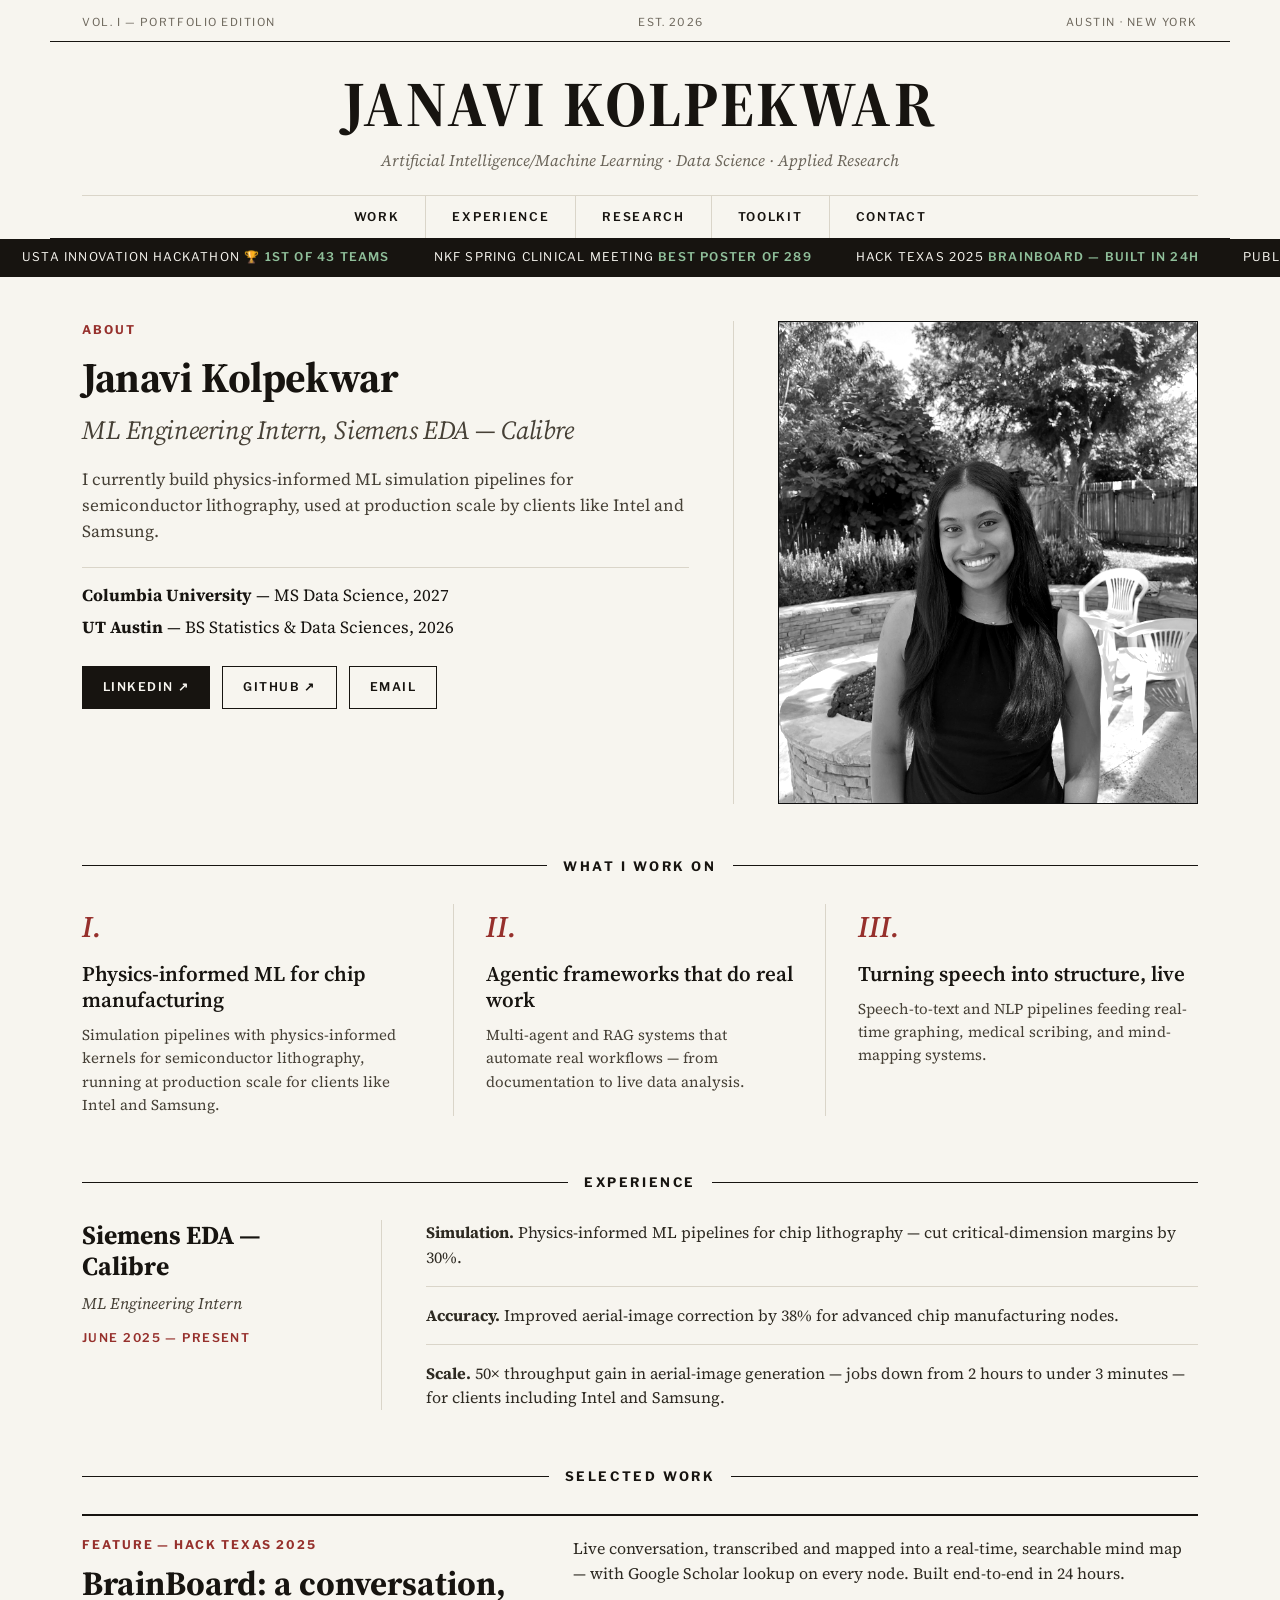
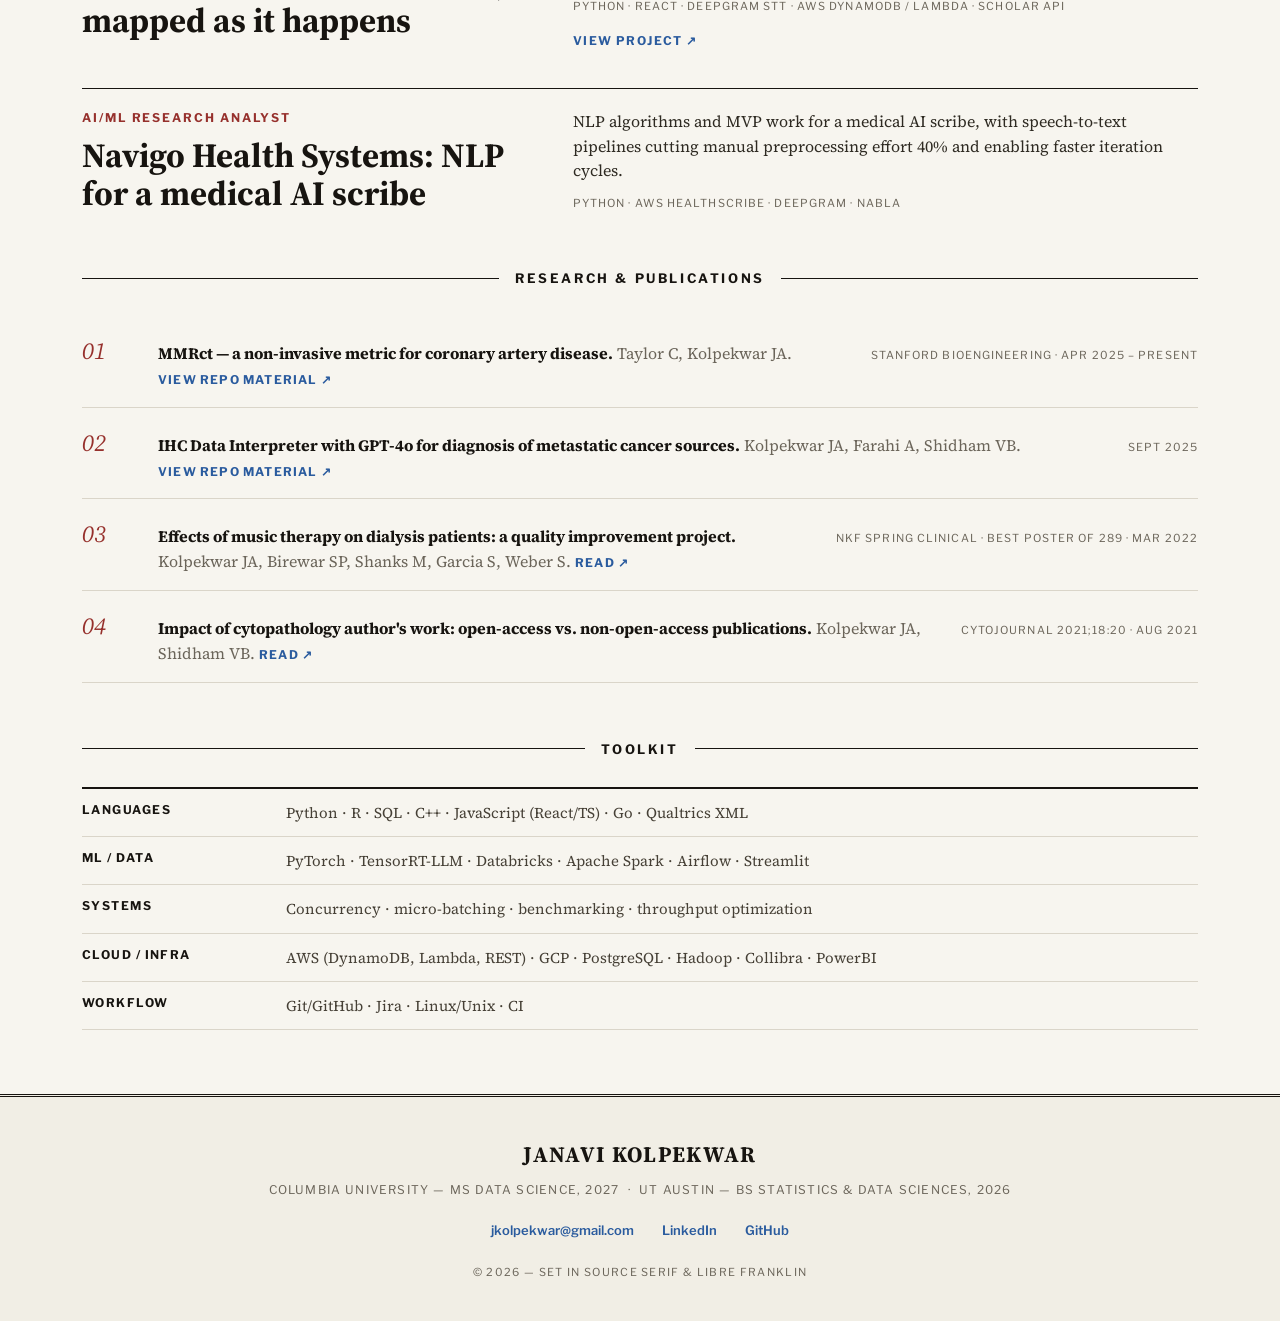
<file: index.html>
<!DOCTYPE html>
<html lang="en">
<head>
<meta charset="UTF-8">
<meta name="viewport" content="width=device-width, initial-scale=1.0">
<title>Janavi Kolpekwar — AI/ML · Data Science · Applied Research</title>
<meta name="description" content="Portfolio of Janavi Kolpekwar — ML Engineering Intern at Siemens EDA, MS Data Science candidate at Columbia.">
<link rel="preconnect" href="https://fonts.googleapis.com">
<link rel="preconnect" href="https://fonts.gstatic.com" crossorigin>
<link href="https://fonts.googleapis.com/css2?family=Source+Serif+4:ital,opsz,wght@0,8..60,400;0,8..60,600;0,8..60,700;1,8..60,400;1,8..60,600&family=Libre+Franklin:wght@400;500;600;700&display=swap" rel="stylesheet">
<link rel="stylesheet" href="style.css">
</head>
<body>

<div class="dateline franklin">
  <span>Vol. I — Portfolio Edition</span>
  <span>Est. 2026</span>
  <span>Austin · New York</span>
</div>

<header class="masthead">
  <div class="masthead-title">
    <h1>JANAVI KOLPEKWAR</h1>
    <p>Artificial Intelligence/Machine Learning · Data Science · Applied Research</p>
  </div>
  <nav class="masthead-nav franklin">
    <a href="#work">Work</a>
    <a href="#experience">Experience</a>
    <a href="#research">Research</a>
    <a href="#toolkit">Toolkit</a>
    <a href="#contact">Contact</a>
  </nav>
</header>

<div class="ticker" aria-label="Highlights">
  <div class="ticker-track franklin">
    <span class="ticker-set">
      <span>USTA Innovation Hackathon <b>🏆 1st of 43 teams</b></span>
      <span>NKF Spring Clinical Meeting <b>Best Poster of 289</b></span>
      <span>Hack Texas 2025 <b>BrainBoard — built in 24h</b></span>
      <span>Published Researcher <b>CytoJournal · Stanford Bioengineering</b></span>
    </span>
    <span class="ticker-set" aria-hidden="true">
      <span>USTA Innovation Hackathon <b>🏆 1st of 43 teams</b></span>
      <span>NKF Spring Clinical Meeting <b>Best Poster of 289</b></span>
      <span>Hack Texas 2025 <b>BrainBoard — built in 24h</b></span>
      <span>Published Researcher <b>CytoJournal · Stanford Bioengineering</b></span>
    </span>
  </div>
</div>

<section class="lead">
  <div class="lead-text">
    <p class="kicker franklin">About</p>
    <h2>Janavi Kolpekwar<br><span class="lead-role">ML Engineering Intern, Siemens EDA — Calibre</span></h2>
    <p class="lead-summary">I currently build physics-informed ML simulation pipelines for semiconductor lithography, used at production scale by clients like Intel and Samsung.</p>
    <div class="edu">
      <p><strong>Columbia University</strong> — MS Data Science, 2027</p>
      <p><strong>UT Austin</strong> — BS Statistics &amp; Data Sciences, 2026</p>
    </div>
    <div class="lead-links franklin">
      <a class="btn btn-dark" href="https://www.linkedin.com/in/janavi-kolpekwar-83063b213/" target="_blank" rel="noopener">LinkedIn ↗</a>
      <a class="btn" href="https://github.com/janavi-kolpekwar" target="_blank" rel="noopener">GitHub ↗</a>
      <a class="btn" href="mailto:jkolpekwar@gmail.com">Email</a>
    </div>
  </div>
  <figure class="lead-photo">
    <img src="photo.jpg" alt="Janavi Kolpekwar">
  </figure>
</section>

<section class="band">
  <div class="band-head"><span></span><h2 class="franklin">What I Work On</h2><span></span></div>
  <div class="focus-grid">
    <article>
      <span class="roman">I.</span>
      <h3>Physics-informed ML for chip manufacturing</h3>
      <p>Simulation pipelines with physics-informed kernels for semiconductor lithography, running at production scale for clients like Intel and Samsung.</p>
    </article>
    <article>
      <span class="roman">II.</span>
      <h3>Agentic frameworks that do real work</h3>
      <p>Multi-agent and RAG systems that automate real workflows — from documentation to live data analysis.</p>
    </article>
    <article>
      <span class="roman">III.</span>
      <h3>Turning speech into structure, live</h3>
      <p>Speech-to-text and NLP pipelines feeding real-time graphing, medical scribing, and mind-mapping systems.</p>
    </article>
  </div>
</section>

<section class="band" id="experience">
  <div class="band-head"><span></span><h2 class="franklin">Experience</h2><span></span></div>
  <div class="exp-grid">
    <div class="exp-meta">
      <h3>Siemens EDA — Calibre</h3>
      <p class="exp-role">ML Engineering Intern</p>
      <p class="exp-date franklin">June 2025 — Present</p>
    </div>
    <div class="exp-items">
      <p><strong>Simulation.</strong> Physics-informed ML pipelines for chip lithography — cut critical-dimension margins by 30%.</p>
      <p><strong>Accuracy.</strong> Improved aerial-image correction by 38% for advanced chip manufacturing nodes.</p>
      <p><strong>Scale.</strong> 50× throughput gain in aerial-image generation — jobs down from 2 hours to under 3 minutes — for clients including Intel and Samsung.</p>
    </div>
  </div>
</section>

<section class="band" id="work">
  <div class="band-head"><span></span><h2 class="franklin">Selected Work</h2><span></span></div>
  <article class="feature feature-first">
    <div class="feature-grid">
      <div>
        <p class="kicker franklin">Feature — Hack Texas 2025</p>
        <h3>BrainBoard: a conversation, mapped as it happens</h3>
      </div>
      <div>
        <p class="feature-body">Live conversation, transcribed and mapped into a real-time, searchable mind map — with Google Scholar lookup on every node. Built end-to-end in 24 hours.</p>
        <p class="stack franklin">Python · React · Deepgram STT · AWS DynamoDB / Lambda · <span style="white-space: nowrap;">Scholar API</span></p>
        <a class="proj-link franklin" href="https://devpost.com/software/brainboard" target="_blank" rel="noopener">View project ↗</a>
      </div>
    </div>
  </article>
  <article class="feature">
    <div class="feature-grid">
      <div>
        <p class="kicker franklin">AI/ML Research Analyst</p>
        <h3>Navigo Health Systems: NLP for a medical AI scribe</h3>
      </div>
      <div>
        <p class="feature-body">NLP algorithms and MVP work for a medical AI scribe, with speech-to-text pipelines cutting manual preprocessing effort 40% and enabling faster iteration cycles.</p>
        <p class="stack franklin">Python · AWS HealthScribe · Deepgram · Nabla</p>
      </div>
    </div>
  </article>
</section>

<section class="band" id="research">
  <div class="band-head"><span></span><h2 class="franklin">Research &amp; Publications</h2><span></span></div>
  <div class="pubs">
    <div class="pub">
      <span class="pub-num">01</span>
      <span class="pub-body"><strong>MMRct — a non-invasive metric for coronary artery disease.</strong> <span class="pub-authors">Taylor C, Kolpekwar JA.</span> <a class="pub-link franklin" href="https://github.com/janavi-kolpekwar/MRRct-Paper-Repo" target="_blank" rel="noopener">View repo material ↗</a></span>
      <span class="pub-meta franklin">Stanford Bioengineering · Apr 2025 – present</span>
    </div>
    <div class="pub">
      <span class="pub-num">02</span>
      <span class="pub-body"><strong>IHC Data Interpreter with GPT-4o for diagnosis of metastatic cancer sources.</strong> <span class="pub-authors">Kolpekwar JA, Farahi A, Shidham VB.</span> <a class="pub-link franklin" href="https://github.com/janavi-kolpekwar/The_IHCmedchat" target="_blank" rel="noopener">View repo material ↗</a></span>
      <span class="pub-meta franklin">Sept 2025</span>
    </div>
    <div class="pub">
      <span class="pub-num">03</span>
      <span class="pub-body"><strong>Effects of music therapy on dialysis patients: a quality improvement project.</strong> <span class="pub-authors">Kolpekwar JA, Birewar SP, Shanks M, Garcia S, Weber S.</span> <a class="pub-link franklin" href="https://www.healio.com/news/nephrology/20220413/music-therapy-eased-depression-anxiety-symptoms-in-patients-on-dialysis" target="_blank" rel="noopener">Read ↗</a></span>
      <span class="pub-meta franklin">NKF Spring Clinical · Best Poster of 289 · Mar 2022</span>
    </div>
    <div class="pub">
      <span class="pub-num">04</span>
      <span class="pub-body"><strong>Impact of cytopathology author's work: open-access vs. non-open-access publications.</strong> <span class="pub-authors">Kolpekwar JA, Shidham VB.</span> <a class="pub-link franklin" href="https://pubmed.ncbi.nlm.nih.gov/34512791/" target="_blank" rel="noopener">Read ↗</a></span>
      <span class="pub-meta franklin">CytoJournal 2021;18:20 · Aug 2021</span>
    </div>
  </div>
</section>

<section class="band" id="toolkit">
  <div class="band-head"><span></span><h2 class="franklin">Toolkit</h2><span></span></div>
  <div class="toolkit">
    <div class="tool-row"><span class="franklin">Languages</span><span>Python · R · SQL · C++ · JavaScript (React/TS) · Go · Qualtrics XML</span></div>
    <div class="tool-row"><span class="franklin">ML / Data</span><span>PyTorch · TensorRT-LLM · Databricks · Apache Spark · Airflow · Streamlit</span></div>
    <div class="tool-row"><span class="franklin">Systems</span><span>Concurrency · micro-batching · benchmarking · throughput optimization</span></div>
    <div class="tool-row"><span class="franklin">Cloud / Infra</span><span>AWS (DynamoDB, Lambda, REST) · GCP · PostgreSQL · Hadoop · Collibra · PowerBI</span></div>
    <div class="tool-row"><span class="franklin">Workflow</span><span>Git/GitHub · Jira · Linux/Unix · CI</span></div>
  </div>
</section>

<footer id="contact">
  <p class="foot-name">JANAVI KOLPEKWAR</p>
  <p class="foot-edu franklin">Columbia University — MS Data Science, 2027 &nbsp;·&nbsp; UT Austin — BS Statistics &amp; Data Sciences, 2026</p>
  <div class="foot-links franklin">
    <a href="mailto:jkolpekwar@gmail.com">jkolpekwar@gmail.com</a>
    <a href="https://www.linkedin.com/in/janavi-kolpekwar-83063b213/" target="_blank" rel="noopener">LinkedIn</a>
    <a href="https://github.com/janavi-kolpekwar" target="_blank" rel="noopener">GitHub</a>
  </div>
  <p class="foot-colophon franklin">© 2026 — Set in Source Serif &amp; Libre Franklin</p>
</footer>

</body>
</html>
</file>
<file: style.css>
:root {
  --paper: #F7F5EF;
  --paper-2: #F1EEE5;
  --ink: #171410;
  --body-2: #464036;
  --body-3: #2E2A22;
  --muted: #6B655A;
  --rule: #DAD5C9;
  --accent: #96302C;
  --blue: #2A5B9E;
  --serif: 'Source Serif 4', Georgia, serif;
  --sans: 'Libre Franklin', sans-serif;
  --max: 1180px;
}

* { box-sizing: border-box; }
html { scroll-behavior: smooth; }
body { margin: 0; background: var(--paper); color: var(--ink); font-family: var(--serif); line-height: 1.55; -webkit-font-smoothing: antialiased; }
a { color: var(--blue); }
a:hover { color: var(--ink); }
.franklin { font-family: var(--sans); }
:focus-visible { outline: 2px solid var(--accent); outline-offset: 3px; }

/* ---------- DATELINE + MASTHEAD ---------- */
.dateline { display: flex; align-items: center; justify-content: space-between; max-width: var(--max); margin: 0 auto; padding: 14px 32px 10px; font-size: 11px; letter-spacing: 0.14em; text-transform: uppercase; color: var(--muted); }
.masthead { max-width: var(--max); margin: 0 auto; padding: 0 32px; border-top: 1px solid var(--ink); border-bottom: 1px solid var(--ink); }
.masthead-title { text-align: center; padding: 30px 0 22px; border-bottom: 1px solid var(--rule); }
.masthead-title h1 { font-weight: 700; font-size: clamp(40px, 5.5vw, 64px); letter-spacing: 0.04em; margin: 0; line-height: 1; }
.masthead-title p { font-style: italic; font-size: 16px; color: var(--muted); margin: 12px 0 0; }
.masthead-nav { display: flex; justify-content: center; flex-wrap: wrap; }
.masthead-nav a { font-size: 12px; font-weight: 600; letter-spacing: 0.14em; text-transform: uppercase; text-decoration: none; color: var(--ink); padding: 12px 26px; border-right: 1px solid var(--rule); }
.masthead-nav a:last-child { border-right: none; }
.masthead-nav a:hover { color: var(--accent); }

/* ---------- TICKER ---------- */
.ticker { background: var(--ink); color: var(--paper); overflow: hidden; border-bottom: 1px solid var(--ink); }
.ticker-track { display: flex; width: max-content; animation: tickerScroll 42s linear infinite; padding: 9px 0; }
.ticker-track:hover { animation-play-state: paused; }
.ticker-set { display: flex; gap: 44px; padding: 0 22px; font-size: 12px; letter-spacing: 0.1em; text-transform: uppercase; white-space: nowrap; }
.ticker-set b { color: #8FBF9A; font-weight: 600; }
@keyframes tickerScroll { from { transform: translateX(0); } to { transform: translateX(-50%); } }

/* ---------- LEAD ---------- */
.lead { max-width: var(--max); margin: 0 auto; padding: 44px 32px 52px; display: grid; grid-template-columns: 1.55fr 1fr; gap: 44px; }
.lead-text { border-right: 1px solid var(--rule); padding-right: 44px; }
.kicker { font-size: 12px; font-weight: 700; letter-spacing: 0.16em; text-transform: uppercase; color: var(--accent); margin: 0 0 14px; }
.lead-text h2 { font-weight: 700; font-size: clamp(30px, 3.4vw, 42px); line-height: 1.12; letter-spacing: -0.01em; margin: 0 0 18px; }
.lead-role { font-weight: 400; font-style: italic; font-size: 0.62em; color: var(--body-2); }
.lead-summary { font-size: 17px; color: var(--body-2); margin: 0 0 22px; }
.edu { border-top: 1px solid var(--rule); padding-top: 14px; margin: 0 0 26px; display: flex; flex-direction: column; gap: 6px; }
.edu p { font-size: 17px; margin: 0; }
.lead-links { display: flex; gap: 12px; flex-wrap: wrap; }
.btn { font-size: 12px; font-weight: 600; letter-spacing: 0.12em; text-transform: uppercase; text-decoration: none; color: var(--ink); padding: 11px 20px; border: 1px solid var(--ink); }
.btn:hover { color: var(--accent); border-color: var(--accent); }
.btn-dark { color: var(--paper); background: var(--ink); }
.btn-dark:hover { background: var(--accent); border-color: var(--accent); color: var(--paper); }
.lead-photo { margin: 0; }
.lead-photo img { width: 100%; display: block; border: 1px solid var(--ink); filter: grayscale(1) contrast(1.06) brightness(1.03); }

/* ---------- SECTION BANDS ---------- */
.band { max-width: var(--max); margin: 0 auto; padding: 0 32px 56px; }
.band:last-of-type { padding-bottom: 64px; }
.band-head { display: flex; align-items: center; gap: 16px; margin-bottom: 28px; }
.band-head span { flex: 1; border-top: 1px solid var(--ink); }
.band-head h2 { font-size: 13px; font-weight: 700; letter-spacing: 0.2em; text-transform: uppercase; margin: 0; }

/* ---------- FOCUS ---------- */
.focus-grid { display: grid; grid-template-columns: 1fr 1fr 1fr; }
.focus-grid article { padding: 0 32px; border-right: 1px solid var(--rule); }
.focus-grid article:first-child { padding-left: 0; }
.focus-grid article:last-child { padding-right: 0; border-right: none; }
.roman { font-size: 30px; font-weight: 600; color: var(--accent); font-style: italic; }
.focus-grid h3 { font-weight: 600; font-size: 21px; line-height: 1.25; margin: 10px 0; }
.focus-grid p { font-size: 15px; color: var(--body-2); margin: 0; }

/* ---------- EXPERIENCE ---------- */
.exp-grid { display: grid; grid-template-columns: 300px 1fr; gap: 44px; }
.exp-meta { border-right: 1px solid var(--rule); padding-right: 44px; }
.exp-meta h3 { font-weight: 700; font-size: 26px; line-height: 1.2; margin: 0 0 8px; }
.exp-role { font-style: italic; font-size: 16px; color: var(--body-2); margin: 0 0 14px; }
.exp-date { font-size: 12px; letter-spacing: 0.12em; text-transform: uppercase; color: var(--accent); font-weight: 600; margin: 0; }
.exp-items { display: flex; flex-direction: column; gap: 16px; }
.exp-items p { font-size: 16px; color: var(--body-3); margin: 0; border-bottom: 1px solid var(--rule); padding-bottom: 16px; }
.exp-items p:last-child { border-bottom: none; padding-bottom: 0; }

/* ---------- SELECTED WORK ---------- */
.feature { border-top: 1px solid var(--ink); padding: 20px 0 28px; }
.feature-first { border-top-width: 2px; margin-bottom: 8px; }
.feature:last-child { padding-bottom: 0; }
.feature-grid { display: grid; grid-template-columns: 1fr 1.4fr; gap: 44px; align-items: start; }
.feature h3 { font-weight: 700; font-size: 34px; line-height: 1.1; margin: 0; }
.feature .kicker { margin-bottom: 10px; }
.feature-body { font-size: 16px; color: var(--body-3); margin: 0 0 12px; }
.stack { font-size: 11px; letter-spacing: 0.1em; text-transform: uppercase; color: var(--muted); margin: 0 0 12px; }
.feature .stack:last-child { margin-bottom: 0; }
.proj-link { font-size: 12px; font-weight: 700; letter-spacing: 0.12em; text-transform: uppercase; text-decoration: none; }

/* ---------- PUBLICATIONS ---------- */
.pub { display: grid; grid-template-columns: 56px 1fr auto; gap: 20px; padding: 16px 0; border-bottom: 1px solid var(--rule); align-items: baseline; }
.pub-num { font-style: italic; font-size: 24px; color: var(--accent); }
.pub-body { font-size: 16px; }
.pub-authors { color: var(--muted); }
.pub-link { font-size: 12px; font-weight: 700; letter-spacing: 0.1em; text-transform: uppercase; text-decoration: none; white-space: nowrap; }
.pub-meta { font-size: 11px; letter-spacing: 0.1em; text-transform: uppercase; color: var(--muted); white-space: nowrap; }

/* ---------- TOOLKIT ---------- */
.toolkit { border-top: 2px solid var(--ink); }
.tool-row { display: grid; grid-template-columns: 180px 1fr; gap: 24px; padding: 12px 0; border-bottom: 1px solid var(--rule); }
.tool-row span:first-child { font-size: 12px; font-weight: 700; letter-spacing: 0.12em; text-transform: uppercase; }
.tool-row span:last-child { font-size: 15px; color: var(--body-2); }

/* ---------- FOOTER ---------- */
footer { border-top: 3px double var(--ink); background: var(--paper-2); text-align: center; padding: 40px 32px; }
.foot-name { font-weight: 700; font-size: 22px; letter-spacing: 0.06em; margin: 0 0 10px; }
.foot-edu { font-size: 12px; letter-spacing: 0.1em; text-transform: uppercase; color: var(--muted); margin: 0 0 20px; }
.foot-links { display: flex; justify-content: center; gap: 28px; font-size: 13px; font-weight: 600; }
.foot-links a { text-decoration: none; }
.foot-colophon { font-size: 11px; letter-spacing: 0.12em; text-transform: uppercase; color: var(--muted); margin: 24px 0 0; }

/* ---------- RESPONSIVE ---------- */
@media (max-width: 900px) {
  .lead { grid-template-columns: 1fr; }
  .lead-text { border-right: none; padding-right: 0; }
  .lead-photo { max-width: 380px; }
  .focus-grid { grid-template-columns: 1fr; gap: 28px; }
  .focus-grid article { padding: 0; border-right: none; }
  .exp-grid { grid-template-columns: 1fr; gap: 24px; }
  .exp-meta { border-right: none; padding-right: 0; }
  .feature-grid { grid-template-columns: 1fr; gap: 16px; }
  .feature h3 { font-size: 26px; }
  .pub { grid-template-columns: 40px 1fr; }
  .pub-meta { grid-column: 2; white-space: normal; }
  .tool-row { grid-template-columns: 1fr; gap: 4px; }
  .dateline span:nth-child(2) { display: none; }
}
</file>
